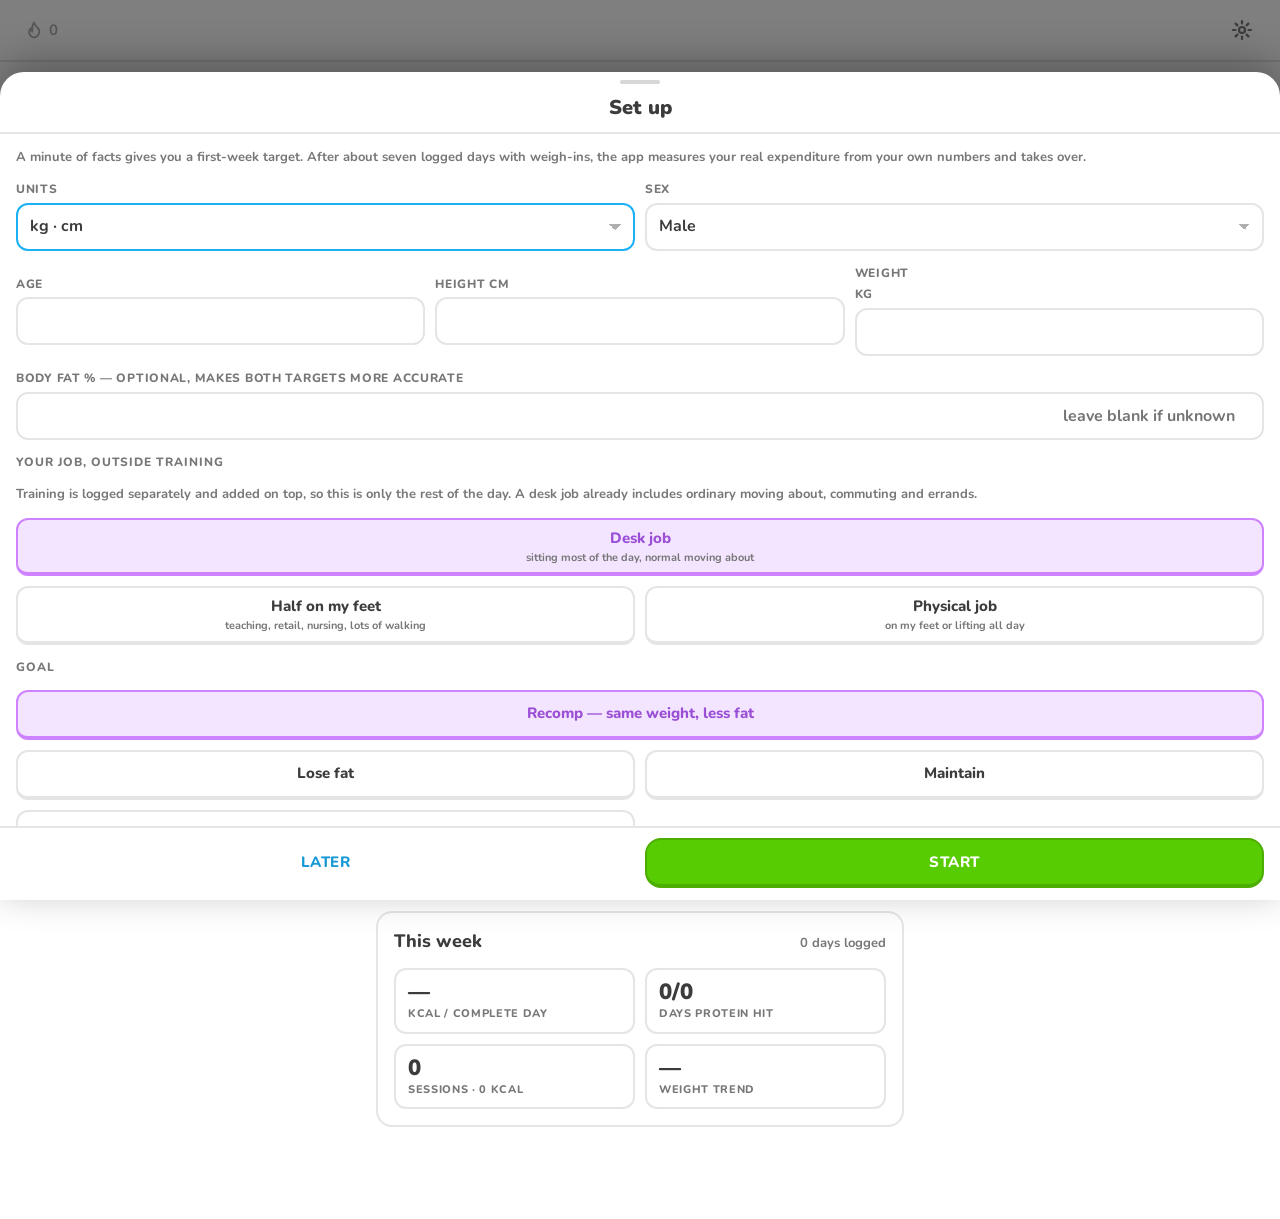
<file: docs/index.html>
<!doctype html>
<html lang="en">
<head>
<meta charset="utf-8">
<meta name="viewport" content="width=device-width, initial-scale=1, maximum-scale=1, user-scalable=no, viewport-fit=cover, interactive-widget=resizes-content">
<meta name="theme-color" content="#FFFFFF" media="(prefers-color-scheme: light)">
<meta name="theme-color" content="#131F24" media="(prefers-color-scheme: dark)">
<title>Recomp</title>
<link rel="manifest" href="manifest.webmanifest">
<link rel="icon" href="icon.svg" type="image/svg+xml">
<link rel="preconnect" href="https://fonts.googleapis.com">
<link rel="preconnect" href="https://fonts.gstatic.com" crossorigin>
<link rel="stylesheet" href="https://fonts.googleapis.com/css2?family=Nunito:wght@700;800;900&display=swap">
<link rel="stylesheet" href="css/style.css">
</head>
<body>

<!-- icon sprite: one stroke style everywhere, no emoji (they render differently on every phone) -->
<svg width="0" height="0" style="position:absolute" aria-hidden="true">
  <defs>
    <symbol id="i-home" viewBox="0 0 24 24"><path d="M3 11.5 12 4l9 7.5"/><path d="M5.5 10v10h13V10"/><path d="M10 20v-6h4v6"/></symbol>
    <symbol id="i-chart" viewBox="0 0 24 24"><path d="M4 19h16"/><path d="M6 15l4-5 4 3 5-7"/></symbol>
    <symbol id="i-meal" viewBox="0 0 24 24"><path d="M4 12h16"/><path d="M5 12a7 7 0 0 1 14 0"/><path d="M3 16h18"/><path d="M12 5V3"/></symbol>
    <symbol id="i-shake" viewBox="0 0 24 24"><path d="M7 4h10l-1.2 15a2 2 0 0 1-2 1.8H10.2a2 2 0 0 1-2-1.8Z"/><path d="M8 10h8"/><path d="M13 4l2-2"/></symbol>
    <symbol id="i-lift" viewBox="0 0 24 24"><path d="M3 10v4"/><path d="M6 8v8"/><path d="M9 6v12"/><path d="M15 6v12"/><path d="M18 8v8"/><path d="M21 10v4"/><path d="M9 12h6"/></symbol>
    <symbol id="i-camera" viewBox="0 0 24 24"><path d="M4 8h3l2-3h6l2 3h3v11H4Z"/><circle cx="12" cy="13" r="3.5"/></symbol>
    <symbol id="i-image" viewBox="0 0 24 24"><rect x="4" y="5" width="16" height="14" rx="2"/><path d="m4 16 5-5 4 4 3-3 4 4"/><circle cx="15.5" cy="9.5" r="1.5"/></symbol>
    <symbol id="i-tag" viewBox="0 0 24 24"><path d="M3 12V4h8l9 9-8 8Z"/><circle cx="7.5" cy="8.5" r="1.5"/></symbol>
    <symbol id="i-flame" viewBox="0 0 24 24"><path d="M12 3s1 3 4 6 3 6 1 9-6 4-9 1-2-7 0-9c0 3 2 4 2 4s-1-6 2-11Z"/></symbol>
    <symbol id="i-scale" viewBox="0 0 24 24"><rect x="4" y="4" width="16" height="16" rx="3"/><path d="M8 10a5 5 0 0 1 8 0"/><path d="m12 12 2-2"/></symbol>
    <symbol id="i-gear" viewBox="0 0 24 24"><circle cx="12" cy="12" r="3"/><path d="M12 3v2.5M12 18.5V21M3 12h2.5M18.5 12H21M5.6 5.6l1.8 1.8M16.6 16.6l1.8 1.8M5.6 18.4l1.8-1.8M16.6 7.4l1.8-1.8"/></symbol>
    <symbol id="i-left" viewBox="0 0 24 24"><path d="m14 6-6 6 6 6"/></symbol>
    <symbol id="i-right" viewBox="0 0 24 24"><path d="m10 6 6 6-6 6"/></symbol>
    <symbol id="i-check" viewBox="0 0 24 24"><path d="m5 12.5 4.5 4.5L19 7"/></symbol>
    <symbol id="i-close" viewBox="0 0 24 24"><path d="M6 6l12 12M18 6 6 18"/></symbol>
    <symbol id="i-plus" viewBox="0 0 24 24"><path d="M12 5v14M5 12h14"/></symbol>
    <symbol id="i-clock" viewBox="0 0 24 24"><circle cx="12" cy="12" r="8.5"/><path d="M12 7.5V12l3 2"/></symbol>
    <symbol id="i-bolt" viewBox="0 0 24 24"><path d="M13 3 5 13h6l-1 8 9-11h-6Z"/></symbol>
    <symbol id="i-scan" viewBox="0 0 24 24"><path d="M4 8V5h3M17 5h3v3M20 16v3h-3M7 19H4v-3"/><path d="M8 9v6M11 9v6M13.5 9v6M16 9v6"/></symbol>
    <symbol id="i-share" viewBox="0 0 24 24"><path d="M12 15V4"/><path d="m8 8 4-4 4 4"/><path d="M5 13v6h14v-6"/></symbol>
  </defs>
</svg>

<!-- ============================================================ TOP STRIP -->
<header class="top">
  <button class="stat streak" id="streak" aria-label="Logging streak"><svg><use href="#i-flame"/></svg><b>0</b></button>
  <button class="stat weight" id="weight-chip" hidden><svg><use href="#i-scale"/></svg><b>—</b><small></small></button>
  <span class="grow"></span>
  <button class="icon" id="btn-settings" aria-label="Settings"><svg><use href="#i-gear"/></svg></button>
</header>

<!-- ============================================================ TODAY -->
<main id="view-today" class="view">

  <section class="daybar">
    <button class="icon round" id="day-prev" aria-label="Previous day"><svg><use href="#i-left"/></svg></button>
    <button class="daylabel" id="day-label"><b>Today</b><small id="day-sub"></small></button>
    <button class="icon round" id="day-next" aria-label="Next day"><svg><use href="#i-right"/></svg></button>
  </section>

  <section class="card status" id="status">
    <div class="verdict" id="verdict"></div>
    <div class="meter">
      <div class="meter-head"><span class="label">Protein</span><span class="val"><b id="p-val">0</b> / <span id="p-range">—</span> g</span></div>
      <div class="bar green"><div class="fill" id="p-fill"></div><div class="tick" id="p-floor"></div><div class="tick" id="p-ceil"></div></div>
      <div class="meter-foot" id="p-foot"></div>
    </div>
    <div class="meter">
      <div class="meter-head"><span class="label">Calories</span><span class="val"><b id="k-val">0</b> / <span id="k-range">—</span></span></div>
      <div class="bar blue"><div class="band" id="k-band"></div><div class="fill" id="k-fill"></div></div>
      <div class="meter-foot" id="k-foot"></div>
    </div>
    <ul class="goals" id="goals"></ul>
  </section>

  <p class="callout warn" id="sync-warn" hidden></p>
  <p class="callout" id="est-hint" hidden>Photo estimates need a free Gemini key: <a href="https://aistudio.google.com/apikey" target="_blank" rel="noopener">aistudio.google.com → Get API key</a>, then Settings.</p>

  <section class="card">
    <div class="card-head"><h2>Log</h2><span class="muted" id="log-count"></span></div>
    <ul class="log" id="log"></ul>
    <p class="note" id="log-hint">Tap an entry to edit it, log it again or remove it.</p>
  </section>

  <section class="card" id="week"></section>
</main>

<!-- ============================================================ TREND -->
<main id="view-trend" class="view" hidden>
  <section class="card">
    <div class="card-head"><h2>Weight</h2><span class="muted" id="trend-latest"></span></div>
    <canvas id="chart" height="200"></canvas>
    <p class="note" id="chart-note"></p>
  </section>
  <section class="card" id="bf-block" hidden>
    <div class="card-head"><h2>Body fat</h2><span class="muted" id="bf-latest"></span></div>
    <canvas id="bfchart" height="140"></canvas>
    <p class="note" id="bf-note"></p>
  </section>
  <section class="card" id="expenditure"></section>
  <section class="card" id="lifts" hidden></section>
  <section class="card">
    <div class="card-head"><h2>Scale</h2><span class="muted" id="backup-state"></span></div>
    <p class="note" id="body-fresh"></p>
    <div class="row gap wrap">
      <button class="btn" id="btn-pull">Fetch scale now</button>
      <button class="btn" id="btn-fixall" hidden>Value ? rows with AI</button>
    </div>
    <p class="note mono" id="data-msg"></p>
    <details>
      <summary>Weigh in by hand</summary>
      <div class="row gap top">
        <label class="lbl"><span id="bw-unit">kg</span> <input class="num" id="bw-kg" type="number" min="30" max="200" step="0.05" inputmode="decimal"></label>
        <label class="lbl">body fat % <input class="num" id="bw-bf" type="number" min="3" max="60" step="0.1" inputmode="decimal"></label>
        <button class="btn" id="bw-log">Log</button>
      </div>
      <p class="note">Renpho readings arrive on their own. Use this only when the scale isn't synced.</p>
    </details>
    <details>
      <summary>Backups</summary>
      <p class="note top">With a GitHub repo set, backups happen on their own after every change. Without one, <b>Save a copy</b> sends the full backup to Drive, WhatsApp or a file — do it now and then; the CSV opens in any spreadsheet.</p>
      <div class="row gap wrap">
        <button class="btn" id="btn-backup">Back up now</button>
        <button class="btn" id="btn-restore">Restore from GitHub</button>
        <button class="btn" id="btn-export"><svg><use href="#i-share"/></svg>Save a copy</button>
        <button class="btn" id="btn-csv">Export CSV</button>
        <label class="btn filebtn"><input type="file" id="import-file" accept="application/json" hidden>Import file</label>
      </div>
    </details>
  </section>
</main>

<!-- ============================================================ BOTTOM NAV -->
<nav class="nav" id="actionbar">
  <button class="tab is-on" data-tab="today"><svg><use href="#i-home"/></svg><span>Today</span></button>
  <button class="tab" data-tab="trend"><svg><use href="#i-chart"/></svg><span>Trend</span></button>
  <button class="act green" data-sheet="meal"><svg><use href="#i-meal"/></svg><span>Meal</span></button>
  <button class="act blue" data-sheet="shake"><svg><use href="#i-shake"/></svg><span>Shake</span></button>
  <button class="act purple" data-sheet="workout"><svg><use href="#i-lift"/></svg><span>Workout</span></button>
</nav>

<!-- ============================================================ MEAL SHEET -->
<dialog class="sheet" id="sheet-meal">
  <div class="sheet-head"><span class="grip"></span><h2>Meal</h2><button class="icon close" data-close aria-label="Close"><svg><use href="#i-close"/></svg></button></div>
  <div class="sheet-body">
    <p class="callout" id="est-fixing" hidden></p>
    <div id="recent-wrap">
      <div class="card-head"><h3>Regulars</h3><span class="muted">one tap · eaten 3+ times</span></div>
      <div class="chips" id="recent"></div>
    </div>
    <!-- no capture attribute: the phone's own chooser offers Camera and Gallery, for both -->
    <div class="photo-row two">
      <label class="btn tile"><input type="file" id="est-photo" accept="image/*" multiple hidden><svg><use href="#i-camera"/></svg>Photo of food<span class="badge" id="est-photo-n"></span></label>
      <label class="btn tile"><input type="file" id="est-label" accept="image/*" multiple hidden><svg><use href="#i-scan"/></svg>Scan packages</label>
    </div>
    <div class="thumbs" id="est-thumbs"></div>
    <div class="items-list" id="items"></div>
    <textarea id="est-text" class="text" rows="3" placeholder="What is it, where from, what you shared or skipped — “ayam penyet from Amigos, didn't finish the rice”"></textarea>
    <div class="chips" id="recall"></div>
    <div class="share-row">
      <span class="label">My share</span>
      <div class="seg" id="est-share" role="radiogroup" aria-label="My share">
        <button data-v="1" class="on">All</button><button data-v="0.5">½</button><button data-v="0.33">⅓</button><button data-v="0.25">¼</button>
      </div>
    </div>
    <p class="status" id="est-status"></p>
    <div id="est-result" hidden></div>
    <details>
      <summary>Type it in instead</summary>
      <form id="manual" class="form top">
        <input class="text" name="label" placeholder="What was it" required>
        <div class="row gap">
          <label class="lbl">kcal <input class="num" name="kcal" type="number" min="0" step="any" required inputmode="decimal"></label>
          <label class="lbl">protein g <input class="num" name="protein_g" type="number" min="0" step="any" required inputmode="decimal"></label>
        </div>
        <button class="btn" type="submit">Add</button>
      </form>
    </details>
  </div>
  <div class="sheet-foot" id="meal-foot"><button class="btn primary block" id="est-go">Estimate</button></div>
</dialog>

<!-- ============================================================ SHAKE SHEET -->
<dialog class="sheet" id="sheet-shake">
  <div class="sheet-head"><span class="grip"></span><h2>Shake</h2><button class="icon close" data-close aria-label="Close"><svg><use href="#i-close"/></svg></button></div>
  <div class="sheet-body">
    <div class="hero blue"><b id="shake-result">—</b><small>exact from the labels</small></div>
    <div class="row gap">
      <label class="lbl">whey g <input class="num" id="whey" type="number" min="0" max="200" step="1" value="44" inputmode="decimal"></label>
      <label class="lbl">milk ml <input class="num" id="milk" type="number" min="0" max="1000" step="1" value="250" inputmode="decimal"></label>
      <label class="lbl">creatine g <input class="num" id="creatine" type="number" min="0" max="20" step="1" value="6" inputmode="decimal"></label>
    </div>
    <div class="row gap">
      <label class="lbl">whey <select id="whey-id" class="select" aria-label="Whey"></select></label>
      <label class="lbl">milk <select id="milk-id" class="select" aria-label="Milk"></select></label>
    </div>
    <button class="btn ghost" id="btn-product"><svg><use href="#i-plus"/></svg>New tub or carton</button>
  </div>
  <div class="sheet-foot"><button class="btn primary blue block" id="btn-shake">Add shake</button></div>
</dialog>

<!-- ============================================================ WORKOUT SHEET -->
<dialog class="sheet" id="sheet-workout">
  <div class="sheet-head"><span class="grip"></span><h2>Workout</h2><button class="icon close" data-close aria-label="Close"><svg><use href="#i-close"/></svg></button></div>
  <div class="sheet-body">
    <div class="options" id="wo-kinds"></div>
    <div id="wo-cardio" class="stack">
      <div class="row gap">
        <label class="lbl">minutes <input class="num" id="wo-min" type="number" min="0" step="1" inputmode="decimal"></label>
        <label class="lbl">km <input class="num" id="wo-km" type="number" min="0" step="0.01" inputmode="decimal"></label>
        <label class="lbl">kcal <input class="num" id="wo-kcal" type="number" min="0" step="1" inputmode="decimal" placeholder="if shown"></label>
      </div>
      <div class="row gap">
        <label class="btn filebtn"><input type="file" id="wo-shot" accept="image/*" hidden><svg><use href="#i-image"/></svg>From screenshot</label>
        <span class="status" id="wo-shot-status"></span>
      </div>

    </div>
    <div id="wo-strength" class="stack" hidden>
      <div class="card-head"><span class="label">This session</span><span class="muted" id="wo-count"></span></div>
      <div id="wo-sets" class="sets"></div>
      <details class="paste">
        <summary>Paste or type a whole session</summary>
        <textarea class="text" id="wo-paste" rows="7" placeholder="Push-ups: 3 x 15&#10;Walking lunges: 3 x 10 per leg&#10;Side planks: 3 x 30 sec per side&#10;Calf work with 10kg vest:&#10;Seated calf raise: 3 x 20"></textarea>
        <div class="row gap top"><button class="btn" type="button" id="wo-parse">Read it</button><p class="note grow" id="wo-parse-note"></p></div>
      </details>
      <label class="lbl">exercise <input class="text" id="wo-exercise" list="wo-ex-list" placeholder="e.g. Push-ups, Back squat, Side plank" autocomplete="off"></label>
      <datalist id="wo-ex-list"></datalist>
      <div class="row gap bottom">
        <label class="lbl">sets <input class="num" id="wo-n" type="number" min="1" max="20" step="1" value="3" inputmode="numeric"></label>
        <label class="lbl">reps <input class="num" id="wo-r" type="text" placeholder="15" autocomplete="off"></label>
        <label class="lbl">kg <input class="num" id="wo-w" type="number" min="0" step="0.5" placeholder="body" inputmode="decimal"></label>
      </div>
      <button class="btn block" type="button" id="wo-addset"><svg><use href="#i-plus"/></svg>Add sets</button>
      <label class="lbl">minutes, if you timed it <input class="num" id="wo-smin" type="number" min="1" step="1" placeholder="worked out from your sets" inputmode="numeric"></label>
      <p class="note">Reps can be <b>15</b>, <b>30s</b> for a hold, or <b>10/side</b>. Leave kg blank for bodyweight; a vest or dumbbell is the kg. Calisthenics, weights and core all go here; the burn is worked out from your sets below.</p>
    </div>
    <div class="share-row"><span class="label">Effort</span><div class="seg" id="wo-effort"><button type="button" data-v="easy">Easy</button><button type="button" data-v="moderate" class="on">Moderate</button><button type="button" data-v="hard">Hard</button></div></div>
    <p class="note" id="wo-est"></p>
    <input class="text" id="wo-note" placeholder="note (optional) — “testing week”, “white scale”">
  </div>
  <div class="sheet-foot"><button class="btn primary purple block" id="wo-log">Log workout</button></div>
</dialog>

<!-- ============================================================ ROW SHEET -->
<dialog class="sheet" id="sheet-row">
  <div class="sheet-head"><span class="grip"></span><h2 id="row-title">Entry</h2><button class="icon close" data-close aria-label="Close"><svg><use href="#i-close"/></svg></button></div>
  <div class="sheet-body" id="row-body"></div>
</dialog>

<!-- ============================================================ PRODUCT -->
<dialog class="modal" id="product">
  <form method="dialog" class="form" id="product-form">
    <h2>New tub or carton</h2>
    <div class="row gap">
      <label class="btn filebtn"><input type="file" id="prod-label" accept="image/*" hidden><svg><use href="#i-scan"/></svg>Scan barcode or label</label>
      <span class="status" id="prod-status"></span>
    </div>
    <p class="note">Or type it: milks per 100 ml; whey per gram of powder — 25 g protein in a 32 g scoop is 0.78 per g.</p>
    <div class="row gap">
      <label class="lbl">kind <select class="select" name="kind" id="product-kind"><option value="milk">Milk</option><option value="whey">Whey</option></select></label>
      <label class="lbl grow">label <input class="text" name="label" placeholder="e.g. Meiji Fit, Optimum Gold Standard" required></label>
    </div>
    <div class="row gap">
      <label class="lbl">kcal <span id="product-per">/100ml</span> <input class="num" name="kcal" type="number" min="0" step="0.01" required inputmode="decimal"></label>
      <label class="lbl">protein g <span id="product-per2">/100ml</span> <input class="num" name="protein_g" type="number" min="0" step="0.001" required inputmode="decimal"></label>
    </div>
    <label class="check"><input type="checkbox" name="make_default" checked> make it the default</label>
    <div class="row gap end"><button class="btn ghost" value="cancel" formnovalidate>Cancel</button><button class="btn primary" value="save">Save</button></div>
  </form>
</dialog>

<!-- ============================================================ SETTINGS -->
<dialog class="sheet" id="settings">
  <form method="dialog" id="settings-form">
    <div class="sheet-head"><span class="grip"></span><h2>Settings</h2><button class="icon close" value="cancel" formnovalidate aria-label="Close"><svg><use href="#i-close"/></svg></button></div>
    <div class="sheet-body">
      <div class="grid2" id="settings-fields"></div>
      <p class="note">All three keys are free and stay on this phone (never in backups). <b>Gemini</b> does the estimates. <b>OpenRouter</b> is a second, independent AI that answers when every Gemini model is down — sign up at <a href="https://openrouter.ai/keys" target="_blank" rel="noopener">openrouter.ai/keys</a>, 50 free requests a day. <b>Tavily</b> searches the web when you name a place — its menu, published nutrition, and other people's calorie counts — at <a href="https://app.tavily.com" target="_blank" rel="noopener">app.tavily.com</a>, 1,000 free searches a month.</p>
      <div class="card-head"><h3>Workout kinds</h3><span class="muted">default kcal when none is given</span></div>
      <div id="kinds-editor" class="stack"></div>
      <button class="btn ghost" type="button" id="btn-addkind"><svg><use href="#i-plus"/></svg>Add a workout kind</button>
      <div class="row gap wrap"><button class="btn" type="button" id="btn-setup">Redo setup</button><button class="btn danger" type="button" id="btn-wipe">Delete everything</button></div>
      <details><summary>About this app</summary>
        <p class="note top">No account, no ads, no subscription, no notifications, nothing to unlock. Your data lives on this phone (and in your own GitHub repo if you set one). Export it any time as a file or CSV, or delete all of it with one button — nothing is kept anywhere else. Photo estimates use your own free Gemini key; barcodes use Open Food Facts, an open database that needs no key.</p>
      </details>
    </div>
    <div class="sheet-foot"><button class="btn primary block" value="save">Save</button></div>
  </form>
</dialog>

<!-- ============================================================ SETUP (first run) -->
<dialog class="sheet" id="setup">
  <form id="setup-form">
    <div class="sheet-head"><span class="grip"></span><h2>Set up</h2></div>
    <div class="sheet-body">
      <p class="note">A minute of facts gives you a first-week target. After about seven logged days with weigh-ins, the app measures your real expenditure from your own numbers and takes over.</p>
      <div class="row gap">
        <label class="lbl">units <select class="select" name="units"><option value="kg">kg · cm</option><option value="lb">lb · cm</option></select></label>
        <label class="lbl">sex <select class="select" name="sex"><option value="male">Male</option><option value="female">Female</option></select></label>
      </div>
      <div class="row gap">
        <label class="lbl">age <input class="num" name="age" type="number" min="14" max="100" step="1" required inputmode="numeric"></label>
        <label class="lbl">height cm <input class="num" name="height_cm" type="number" min="120" max="230" step="1" required inputmode="numeric"></label>
        <label class="lbl">weight <span id="setup-unit">kg</span> <input class="num" name="weight" type="number" min="30" max="500" step="0.1" required inputmode="decimal"></label>
      </div>
      <label class="lbl">body fat % — optional, makes both targets more accurate <input class="num" name="bodyfat" type="number" min="3" max="60" step="0.1" inputmode="decimal" placeholder="leave blank if unknown"></label>
      <span class="label">Your job, outside training</span>
      <p class="note">Training is logged separately and added on top, so this is only the rest of the day. A desk job already includes ordinary moving about, commuting and errands.</p>
      <div class="options" id="setup-activity">
        <button type="button" class="opt on" data-v="desk">Desk job<small>sitting most of the day, normal moving about</small></button>
        <button type="button" class="opt" data-v="mixed">Half on my feet<small>teaching, retail, nursing, lots of walking</small></button>
        <button type="button" class="opt" data-v="feet">Physical job<small>on my feet or lifting all day</small></button>
      </div>
      <span class="label">Goal</span>
      <div class="options" id="setup-goal">
        <button type="button" class="opt on" data-v="recomp">Recomp — same weight, less fat</button>
        <button type="button" class="opt" data-v="cut">Lose fat</button>
        <button type="button" class="opt" data-v="maintain">Maintain</button>
        <button type="button" class="opt" data-v="gain">Gain</button>
      </div>
      <label class="lbl wide">Gemini API key — free, optional, for photo estimates <input class="num" name="gemini_key" type="password" autocomplete="off" placeholder="paste it here or add it later in Settings"></label>
      <p class="note">Get one at <a href="https://aistudio.google.com/apikey" target="_blank" rel="noopener">aistudio.google.com → Get API key</a>. Without it, barcodes, regulars, shakes and typed entries still work.</p>
      <p class="note" id="setup-preview"></p>
    </div>
    <div class="sheet-foot"><button class="btn ghost" type="button" id="setup-skip">Later</button><button class="btn" type="button" id="setup-keep" hidden>Keep mine</button><button class="btn primary" type="submit" id="setup-go">Start</button></div>
  </form>
</dialog>

<div class="toast" id="toast" hidden></div>
<script type="module" src="js/app.js"></script>
</body>
</html>
</file>
<file: docs/css/style.css>
/* Recomp — visual system.
   Duolingo's language: one heavy rounded face, flat saturated colour on a plain ground, 2 px borders,
   chunky buttons that press down (4 px bottom edge), thick rounded progress bars, tinted option cards,
   a bottom nav with big icons. Colour carries meaning: green = protein / done, blue = calories,
   purple = training, orange = attention / streak, red = over. 4 px spacing grid, 16 px gutters. */

:root{
  color-scheme:light;
  --bg:#FFFFFF; --card:#FFFFFF; --sunken:#F7F7F7; --line:#E5E5E5; --line-2:#D7D7D7;
  --ink:#3C3C3C; --muted:#777777; --faint:#AFAFAF;
  --green:#58CC02; --green-d:#4CAD02; --green-bg:#E5F8D4; --green-ink:#3F9A00;
  --blue:#1CB0F6;  --blue-d:#1899D6;  --blue-bg:#DDF4FF;  --blue-ink:#1899D6;
  --purple:#CE82FF; --purple-d:#B06BE0; --purple-bg:#F3E5FF; --purple-ink:#9A4FD6;
  --orange:#FF9600; --orange-d:#E08600; --orange-bg:#FFF0D6; --orange-ink:#D97B00;
  --red:#FF4B4B;   --red-d:#EA2B2B;    --red-bg:#FFE0E0;   --red-ink:#D93636;
  --yellow:#FFC800;
  --font:"Nunito","Segoe UI",Roboto,system-ui,sans-serif;
  --r:16px; --r-s:12px;
}
@media (prefers-color-scheme:dark){
  :root{
    color-scheme:dark;
    --bg:#131F24; --card:#131F24; --sunken:#1B2A31; --line:#37464F; --line-2:#3F505A;
    --ink:#F1F7FB; --muted:#A9B8C0; --faint:#52656D;
    --green-bg:#1F3A12; --green-ink:#7BD82E;
    --blue-bg:#0F2C3F;  --blue-ink:#49C0F8;
    --purple-bg:#2A1F3A; --purple-ink:#D69CFF;
    --orange-bg:#3A2A0F; --orange-ink:#FFAB33;
    --red-bg:#3A1717;   --red-ink:#FF6B6B;
  }
}

/* ---------------------------------------------------------------- base */
*{box-sizing:border-box}
html{-webkit-text-size-adjust:100%;height:100%}
body{
  margin:0; background:var(--bg); color:var(--ink);
  font-family:var(--font); font-weight:700; font-size:16px; line-height:1.4;
  font-variant-numeric:tabular-nums; -webkit-font-smoothing:antialiased;
  padding-bottom:calc(92px + env(safe-area-inset-bottom));
  overscroll-behavior-y:none;
}
h1,h2,h3,p{margin:0}
h2{font-size:18px;font-weight:800}
h3{font-size:15px;font-weight:800}
button{font:inherit;color:inherit;background:none;border:0;padding:0;cursor:pointer;-webkit-tap-highlight-color:transparent;touch-action:manipulation}
input,select,textarea{font:inherit;color:inherit;-webkit-tap-highlight-color:transparent}
svg{width:24px;height:24px;fill:none;stroke:currentColor;stroke-width:2.2;stroke-linecap:round;stroke-linejoin:round;flex:none}
[hidden]{display:none!important}
a{color:var(--blue-ink)}
.grow{flex:1}
.muted{color:var(--muted);font-size:13px;font-weight:700}
.note{font-size:13px;color:var(--muted);line-height:1.45}
.note.mono{font-variant-numeric:tabular-nums}
.status{font-size:13px;color:var(--muted);min-height:1.4em}
.status:empty{display:none}
.label{font-size:12px;font-weight:800;letter-spacing:.08em;text-transform:uppercase;color:var(--muted)}
.row{display:flex;align-items:center}
.row.gap{gap:10px}
.row.wrap{flex-wrap:wrap}
.row.end{justify-content:flex-end}
.row.top{margin-top:10px}
.row.bottom{align-items:flex-end}
.top.note{margin-top:8px}
.stack{display:flex;flex-direction:column;gap:12px}
:focus-visible{outline:3px solid var(--blue);outline-offset:2px}
@media (prefers-reduced-motion:reduce){*{animation:none!important;transition:none!important}}

/* ---------------------------------------------------------------- top strip */
.top{
  position:sticky; top:0; z-index:5; background:var(--bg);
  display:flex; align-items:center; gap:8px;
  padding:calc(8px + env(safe-area-inset-top)) 16px 8px; border-bottom:2px solid var(--line);
}
.stat{display:inline-flex;align-items:center;gap:5px;padding:6px 8px;border-radius:12px;font-weight:900;font-size:15px;color:var(--faint);white-space:nowrap;min-width:0}
.stat svg{width:20px;height:20px}
.stat small{font-size:12px;font-weight:800;color:var(--muted)}
.stat.weight{overflow:hidden;text-overflow:ellipsis}
.stat.streak.on{color:var(--orange)} .stat.streak.on svg{fill:var(--orange);stroke:var(--orange)}
.stat.weight{color:var(--ink)} .stat.weight svg{color:var(--blue)}
.stat.weight.oob{color:var(--red-ink)}
.stat:active{background:var(--sunken)}
.icon{width:44px;height:44px;border-radius:12px;display:grid;place-items:center;color:var(--muted)}
.icon.round{border-radius:50%;border:2px solid var(--line);border-bottom-width:4px}
.icon.round:active{transform:translateY(2px);border-bottom-width:2px}
.icon:active{background:var(--sunken)}
.icon:disabled{opacity:.35}

/* ---------------------------------------------------------------- page */
.view{padding:12px 16px 0;display:flex;flex-direction:column;gap:16px;max-width:560px;margin:0 auto}
.card{background:var(--card);border:2px solid var(--line);border-radius:var(--r);padding:16px;display:flex;flex-direction:column;gap:14px}
.card-head{display:flex;align-items:baseline;justify-content:space-between;gap:12px}
.callout{border:2px solid var(--line);border-radius:var(--r-s);padding:12px 14px;font-size:14px;color:var(--muted);line-height:1.45}
.callout.warn{border-color:var(--red);background:var(--red-bg);color:var(--red-ink)}
details>summary{list-style:none;cursor:pointer;display:flex;align-items:center;justify-content:space-between;font-weight:800;font-size:15px;padding:6px 0;color:var(--ink)}
details>summary::-webkit-details-marker{display:none}
details>summary::after{content:"";width:9px;height:9px;border-right:2.5px solid var(--faint);border-bottom:2.5px solid var(--faint);transform:rotate(45deg);margin-right:6px;transition:transform .15s}
details[open]>summary::after{transform:rotate(-135deg)}

/* ---------------------------------------------------------------- day bar */
.daybar{display:grid;grid-template-columns:44px 1fr 44px;align-items:center;gap:8px}
.daylabel{display:flex;flex-direction:column;align-items:center;gap:1px;padding:4px 0}
.daylabel b{font-size:22px;font-weight:900;letter-spacing:-.01em;line-height:1.1}
.daylabel small{font-size:13px;color:var(--muted);font-weight:700}

/* ---------------------------------------------------------------- status card */
.verdict{display:flex;gap:12px;align-items:flex-start;padding:12px 14px;border-radius:var(--r-s);border:2px solid var(--line);background:var(--sunken)}
.verdict .lamp{width:14px;height:14px;border-radius:50%;margin-top:5px;flex:none;background:var(--faint)}
.verdict b{display:block;font-size:17px;font-weight:900;line-height:1.2}
.verdict small{display:block;font-size:13px;color:var(--muted);margin-top:3px;line-height:1.4}
.verdict.ok{border-color:var(--green);background:var(--green-bg)} .verdict.ok .lamp{background:var(--green)} .verdict.ok b{color:var(--green-ink)}
.verdict.warn{border-color:var(--orange);background:var(--orange-bg)} .verdict.warn .lamp{background:var(--orange)} .verdict.warn b{color:var(--orange-ink)}
.verdict.crit{border-color:var(--red);background:var(--red-bg)} .verdict.crit .lamp{background:var(--red)} .verdict.crit b{color:var(--red-ink)}
.verdict.pop{animation:pop .35s cubic-bezier(.2,.8,.2,1)}
@keyframes pop{0%{transform:scale(.96)}60%{transform:scale(1.02)}100%{transform:scale(1)}}

.meter{display:flex;flex-direction:column;gap:8px}
.meter-head{display:flex;justify-content:space-between;align-items:baseline}
.meter-head .val{font-size:15px;font-weight:800;color:var(--muted)}
.meter-head .val b{font-size:20px;font-weight:900;color:var(--ink)}
.bar{position:relative;height:18px;background:var(--line);border-radius:9px;overflow:hidden}
.fill{position:absolute;inset:0 auto 0 0;width:0;border-radius:9px;background:var(--green);transition:width .45s cubic-bezier(.2,.8,.2,1)}
.fill::after{content:"";position:absolute;left:8px;right:8px;top:4px;height:4px;border-radius:2px;background:rgba(255,255,255,.28)}
.bar.blue .fill{background:var(--blue)}
/* state colours: protein short = attention, over the ceiling is still done; calories over = red */
.bar .fill.short{background:var(--orange)} .bar .fill.hit,.bar .fill.in{background:var(--green)} .bar .fill.under{background:var(--blue)}
.bar.green .fill.over{background:var(--green)} .bar.blue .fill.over{background:var(--orange)}   /* over is attention, never a red screen: the week average is the number that matters */
.tick{position:absolute;top:0;bottom:0;width:3px;background:var(--ink);opacity:.35;border-radius:2px}
.band{position:absolute;top:0;bottom:0;background:var(--green);opacity:.28}
.meter-foot{font-size:12px;color:var(--muted);line-height:1.4}

.goals{list-style:none;margin:0;padding:0;display:grid;grid-template-columns:1fr 1fr;gap:8px}
.goals li{display:flex;align-items:center;gap:8px;padding:8px 10px;border:2px solid var(--line);border-radius:var(--r-s);font-size:13px;font-weight:800;color:var(--muted)}
.goals li .box{width:22px;height:22px;border-radius:50%;border:2px solid var(--line-2);display:grid;place-items:center;flex:none;color:#fff}
.goals li .box svg{width:14px;height:14px;stroke-width:3}
.goals li.done{border-color:var(--green);background:var(--green-bg);color:var(--green-ink)}
.goals li.done .box{background:var(--green);border-color:var(--green)}
.goals li.opt{opacity:.7}

/* ---------------------------------------------------------------- log */
.log{list-style:none;margin:0;padding:0;display:flex;flex-direction:column}
.log li{display:grid;grid-template-columns:42px 1fr auto;gap:12px;align-items:center;padding:11px 0;border-top:2px solid var(--line);cursor:pointer}
.log li:first-child{border-top:0;padding-top:2px}
.log li:active{background:var(--sunken);margin:0 -16px;padding-left:16px;padding-right:16px}
.log .ic{width:42px;height:42px;border-radius:50%;display:grid;place-items:center;background:var(--green-bg);color:var(--green-ink)}
.log .ic svg{width:22px;height:22px}
.log li.shake .ic{background:var(--blue-bg);color:var(--blue-ink)}
.log li.workout .ic{background:var(--purple-bg);color:var(--purple-ink)}
.log li.pending .ic{background:var(--orange-bg);color:var(--orange-ink)}
.log .l{min-width:0}
.log .l b{display:block;font-size:15px;font-weight:800;overflow:hidden;text-overflow:ellipsis;white-space:nowrap;line-height:1.25}
.log .l small{display:block;font-size:12px;color:var(--muted);overflow:hidden;text-overflow:ellipsis;white-space:nowrap}
.log .n{text-align:right;line-height:1.2}
.log .n b{display:block;font-size:15px;font-weight:900;color:var(--green-ink)}
.log .n small{display:block;font-size:12px;color:var(--muted);font-weight:800}
.log li.workout .n b{color:var(--purple-ink)}
.log li.pending .n b{color:var(--orange-ink)}
.log .empty{color:var(--faint);font-size:14px;padding:14px 0;text-align:center;cursor:default}
#log-hint{display:none}
.log:has(li:not(.empty)) + #log-hint{display:block}

/* ---------------------------------------------------------------- week */
.week{display:grid;grid-template-columns:1fr 1fr;gap:10px}
.week .stat-tile{display:flex;flex-direction:column;gap:2px;border:2px solid var(--line);border-radius:var(--r-s);padding:10px 12px}
.week .stat-tile b{font-size:22px;font-weight:900;letter-spacing:-.01em;line-height:1.1}
.week .stat-tile span{font-size:11px;font-weight:800;letter-spacing:.06em;text-transform:uppercase;color:var(--muted)}

/* ---------------------------------------------------------------- bottom nav */
.nav{
  position:fixed; left:0; right:0; bottom:0; z-index:6;
  display:grid; grid-template-columns:repeat(5,1fr); gap:4px;
  background:var(--bg); border-top:2px solid var(--line);
  padding:8px 10px calc(8px + env(safe-area-inset-bottom));
}
.nav button{display:flex;flex-direction:column;align-items:center;gap:3px;padding:6px 2px;border-radius:12px;border:2px solid transparent;font-size:11px;font-weight:800;letter-spacing:.04em;text-transform:uppercase;color:var(--muted)}
.nav button svg{width:26px;height:26px}
.nav button:active{background:var(--sunken)}
.nav .tab.is-on{background:var(--blue-bg);border-color:var(--blue);color:var(--blue-ink)}
.nav .act.green svg{color:var(--green)} .nav .act.blue svg{color:var(--blue)} .nav .act.purple svg{color:var(--purple)}
.nav .act.green:active{background:var(--green-bg)} .nav .act.blue:active{background:var(--blue-bg)} .nav .act.purple:active{background:var(--purple-bg)}

/* ---------------------------------------------------------------- buttons */
.btn{
  display:inline-flex; align-items:center; justify-content:center; gap:8px;
  min-height:50px; padding:0 18px; border-radius:var(--r);
  border:2px solid var(--line); border-bottom-width:4px; background:var(--card);
  font-size:15px; font-weight:800; letter-spacing:.06em; text-transform:uppercase; color:var(--blue-ink);
  transition:transform .06s, border-bottom-width .06s, background .15s; user-select:none;
}
.btn svg{width:22px;height:22px}
.btn:active{transform:translateY(2px);border-bottom-width:2px}
.btn:disabled{opacity:.5;pointer-events:none}
.btn.primary{background:var(--green);border-color:var(--green-d);color:#fff}
.btn.primary.blue{background:var(--blue);border-color:var(--blue-d)}
.btn.primary.purple{background:var(--purple);border-color:var(--purple-d)}
.btn.danger{background:var(--red);border-color:var(--red-d);color:#fff}
.btn.ghost{border-color:transparent;background:transparent;color:var(--blue-ink);min-height:44px}
.btn.ghost:active{background:var(--sunken)}
.btn.block{width:100%}
.btn.tile{flex-direction:column;gap:6px;min-height:78px;padding:10px 6px;font-size:12px;letter-spacing:.06em;color:var(--ink)}
.btn.tile svg{width:28px;height:28px;color:var(--blue-ink)}
.filebtn{cursor:pointer;white-space:nowrap}
.photo-row{display:grid;grid-template-columns:repeat(3,1fr);gap:10px}
.photo-row.two{grid-template-columns:1fr 1fr}

/* ---------------------------------------------------------------- inputs */
.select,.num,.text{
  border:2px solid var(--line); background:var(--card); border-radius:var(--r-s);
  padding:10px 12px; font-size:16px; font-weight:700; min-height:48px; width:100%; color:var(--ink);
}
.select:focus,.num:focus,.text:focus{outline:0;border-color:var(--blue)}
.num{text-align:right}
.select{appearance:none;background-image:linear-gradient(45deg,transparent 50%,var(--faint) 50%),linear-gradient(135deg,var(--faint) 50%,transparent 50%);background-position:calc(100% - 18px) 50%,calc(100% - 12px) 50%;background-size:6px 6px;background-repeat:no-repeat;padding-right:32px}
textarea.text{resize:vertical;min-height:92px;line-height:1.4}
.lbl{display:flex;flex-direction:column;gap:5px;font-size:12px;font-weight:800;letter-spacing:.06em;text-transform:uppercase;color:var(--muted);flex:1;min-width:0}
.lbl.grow{flex:2}
.check{display:flex;align-items:center;gap:10px;font-size:15px}
.check input{width:22px;height:22px;accent-color:var(--green)}
.form{display:flex;flex-direction:column;gap:12px}
.form.top{margin-top:10px}
.grid2{display:grid;grid-template-columns:1fr 1fr;gap:12px}
.grid2 .lbl.wide{grid-column:1 / -1}
.grid2 .num{text-align:left}

/* segmented + option cards (Duolingo choice cards: tinted when chosen) */
.share-row{display:flex;align-items:center;gap:12px}
.seg{display:flex;gap:8px;flex:1}
.seg button{flex:1;min-height:44px;border:2px solid var(--line);border-bottom-width:4px;border-radius:var(--r-s);font-size:15px;font-weight:800;color:var(--muted);background:var(--card)}
.seg button:active{transform:translateY(2px);border-bottom-width:2px}
.seg button.on{background:var(--blue-bg);border-color:var(--blue);color:var(--blue-ink)}
.options{display:grid;grid-template-columns:1fr 1fr;gap:10px}
.options .opt.wide{grid-column:1 / -1}
#setup-goal .opt:first-child{grid-column:1 / -1}
.opt{min-height:50px;border:2px solid var(--line);border-bottom-width:4px;border-radius:var(--r-s);font-size:15px;font-weight:800;color:var(--ink);background:var(--card);padding:0 10px}
.opt:active{transform:translateY(2px);border-bottom-width:2px}
.opt.on{background:var(--purple-bg);border-color:var(--purple);color:var(--purple-ink)}
.opt small{display:block;font-size:11px;font-weight:700;color:var(--muted);line-height:1.25;margin-top:2px;text-transform:none;letter-spacing:0}
.opt:has(small){padding:8px 10px;min-height:58px}
#setup-activity .opt:first-child{grid-column:1 / -1}

/* regulars */
.chips{display:grid;grid-template-columns:1fr 1fr;gap:10px}
.rchip{position:relative}
.rchip .chip{width:100%;min-height:62px;text-align:left;display:flex;flex-direction:column;justify-content:center;gap:2px;padding:10px 34px 10px 12px;border:2px solid var(--line);border-bottom-width:4px;border-radius:var(--r-s);background:var(--card);font-size:14px;font-weight:800;line-height:1.2}
.rchip .chip:active{transform:translateY(2px);border-bottom-width:2px;background:var(--green-bg);border-color:var(--green)}
.rchip .chip small{font-size:12px;color:var(--muted);font-weight:700}
.rchip .rx{position:absolute;top:6px;right:6px;width:28px;height:28px;border-radius:50%;color:var(--faint);display:grid;place-items:center}
.rchip .rx svg{width:16px;height:16px}
.rchip .rx:active{background:var(--red-bg);color:var(--red)}
#recent-wrap{display:flex;flex-direction:column;gap:10px}
#recall:empty{display:none}
.chip.recall{min-height:56px;text-align:left;display:flex;flex-direction:column;justify-content:center;gap:2px;padding:8px 12px;border:2px solid var(--line);border-bottom-width:4px;border-radius:var(--r-s);background:var(--card);font-size:14px;font-weight:800;line-height:1.2}
.chip.recall:active{transform:translateY(2px);border-bottom-width:2px;background:var(--green-bg);border-color:var(--green)}
.chip.recall small{font-size:12px;color:var(--muted);font-weight:700}

/* ---------------------------------------------------------------- sheets */
dialog.sheet{
  border:0; padding:0; margin:0; width:100vw; max-width:100vw; max-height:92dvh;
  position:fixed; left:0; right:0; bottom:0; top:auto;
  background:var(--card); color:var(--ink); border-radius:24px 24px 0 0;
  box-shadow:0 -10px 40px rgba(0,0,0,.3);
}
dialog.sheet[open]{display:grid;grid-template-rows:auto 1fr auto;grid-template-columns:minmax(0,1fr);animation:up .28s cubic-bezier(.2,.8,.2,1)}   /* minmax(0,1fr): a wide footer must never widen the sheet past the screen */
.sheet-head,.sheet-body,.sheet-foot{min-width:0}
dialog.sheet form{display:contents}
@keyframes up{from{transform:translateY(48px);opacity:0}to{transform:none;opacity:1}}
dialog::backdrop{background:rgba(0,0,0,.5)}
.sheet-head{position:relative;display:flex;align-items:center;justify-content:center;padding:22px 56px 10px;border-bottom:2px solid var(--line)}
.sheet-head h2{font-size:20px;font-weight:900}
.sheet-head .grip{position:absolute;top:8px;left:50%;width:40px;height:4px;border-radius:2px;background:var(--line-2);transform:translateX(-50%)}
.sheet-head .close{position:absolute;right:8px;top:12px}
.sheet-head .close:focus-visible{outline:0}
.sheet-body{padding:14px 16px 16px;display:flex;flex-direction:column;gap:14px;overflow-y:auto;overscroll-behavior:contain;min-height:0}
.sheet-foot{padding:10px 16px calc(12px + env(safe-area-inset-bottom));border-top:2px solid var(--line);background:var(--card);display:flex;gap:10px}
.sheet-foot .btn{flex:1;min-width:0;padding:0 10px;letter-spacing:.04em}
dialog.modal{border:0;border-radius:var(--r);background:var(--card);color:var(--ink);padding:18px;width:min(92vw,480px)}
dialog.modal h2{margin-bottom:4px}

/* hero number (shake) */
.hero{display:flex;flex-direction:column;align-items:center;gap:2px;padding:14px;border-radius:var(--r-s);border:2px solid var(--line)}
.hero b{font-size:28px;font-weight:900;letter-spacing:-.01em}
.hero.blue b{color:var(--blue-ink)}
.hero small{font-size:12px;color:var(--muted);font-weight:800;text-transform:uppercase;letter-spacing:.06em}

/* estimate card */
.thumbs{display:flex;gap:8px;overflow-x:auto}
.thumbs:empty{display:none}
.thumbs img{height:64px;width:64px;object-fit:cover;border-radius:var(--r-s);border:2px solid var(--line);flex:none}
.estcard{display:flex;flex-direction:column;gap:12px;border:2px solid var(--line);border-radius:var(--r);padding:14px}
.estcard.err{border-color:var(--red)} .estcard.err b{color:var(--red-ink)} .estcard.err small{display:block;color:var(--muted);font-size:13px;word-break:break-word}
.estcard .dish{display:flex;justify-content:space-between;align-items:flex-start;gap:10px}
.estcard .dish b{font-size:18px;font-weight:900;line-height:1.2}
.estcard .big{font-size:24px;font-weight:900;letter-spacing:-.01em}
.estcard .big .p{color:var(--green-ink)}
.estcard .big small{font-size:13px;font-weight:800;color:var(--muted);letter-spacing:0}
.estcard .items{list-style:none;margin:0;padding:0;display:flex;flex-direction:column}
.estcard .items li{display:grid;grid-template-columns:1fr auto auto;gap:12px;align-items:center;padding:8px 0;border-top:2px solid var(--line);font-size:14px}
.estcard .items li:first-child{border-top:0;padding-top:0}
.estcard .items small{display:block;font-size:12px;color:var(--muted)}
.estcard .items .p{color:var(--green-ink);font-weight:900}
.estcard p{font-size:13px;color:var(--muted);line-height:1.45}
.estcard p b{color:var(--ink);font-weight:800}
.pill{display:inline-block;font-size:11px;font-weight:900;letter-spacing:.06em;text-transform:uppercase;padding:4px 9px;border-radius:999px;flex:none}
.pill.none{background:var(--sunken);color:var(--faint)}
.pill.low{background:var(--orange-bg);color:var(--orange-ink)}
.pill.medium{background:var(--blue-bg);color:var(--blue-ink)}
.pill.good,.pill.high{background:var(--green-bg);color:var(--green-ink)}
.estcard .refine{display:flex;gap:8px}
.estcard .refine .text{flex:1}

/* sets */
.sets{display:flex;flex-direction:column}
.sets:empty{display:none}
.sets .set{display:grid;grid-template-columns:minmax(0,1fr) auto 36px;gap:10px;align-items:center;font-size:14px;padding:8px 0;border-bottom:2px solid var(--line)}
.sets .set > span:first-child{overflow:hidden;text-overflow:ellipsis;white-space:nowrap}
.sets .set > span:nth-child(2){text-align:right;white-space:nowrap}
.sets .set .e1{display:block}
details.paste{border:2px solid var(--line);border-radius:var(--r-s);padding:4px 12px}
details.paste[open]{padding-bottom:12px}
details.paste textarea{margin-top:6px}
.sets .set .e1{color:var(--muted);font-size:12px;margin-left:6px}
.sets .set .x{width:36px;height:36px;border-radius:50%;color:var(--faint);display:grid;place-items:center}
.sets .set .x svg{width:16px;height:16px}

/* row sheet */
.rowsheet{display:flex;flex-direction:column;gap:12px}
.rowsheet .meta{font-size:13px;color:var(--muted)}
.rowsheet input[type=time]{text-align:left;min-width:0}
.rowsheet .lbl:has(input[type=time]){flex:1.5}

/* ---------------------------------------------------------------- trend */
canvas{width:100%;display:block;border-radius:var(--r-s);background:var(--sunken)}
.exp{display:flex;flex-direction:column;gap:10px}
.exp .big{font-size:30px;font-weight:900;letter-spacing:-.01em;line-height:1}
.exp .big small{font-size:13px;font-weight:800;color:var(--muted);letter-spacing:0}
.exp p{font-size:13px;color:var(--muted);line-height:1.45}
.lift{display:grid;grid-template-columns:1fr auto;gap:6px 12px;align-items:center;padding:10px 0;border-top:2px solid var(--line)}
.lift:first-of-type{border-top:0}
.lift small{display:block;font-size:12px;color:var(--muted);font-weight:700}
.lift .val{text-align:right} .lift .val b{font-size:18px;font-weight:900}
.goalbar{grid-column:1 / -1;height:10px;border-radius:5px;background:var(--line);overflow:hidden}
.goalbar i{display:block;height:100%;background:var(--purple);border-radius:5px}

/* ---------------------------------------------------------------- toast */
.toast{
  position:fixed; left:16px; right:16px; bottom:calc(100px + env(safe-area-inset-bottom)); z-index:10;
  background:var(--ink); color:var(--bg); padding:12px 16px; border-radius:var(--r);
  font-size:14px; font-weight:800; text-align:center; line-height:1.35;
  animation:toastin .25s cubic-bezier(.2,.8,.2,1);
}
.toast.good{background:var(--green);color:#fff}
.toast.bad{background:var(--red);color:#fff}
@keyframes toastin{from{transform:translateY(16px);opacity:0}to{transform:none;opacity:1}}

/* settings: workout kinds editor */
.kind-row{display:grid;grid-template-columns:1fr 92px 40px;gap:8px;align-items:center}
.kind-row .x{width:40px;height:40px;border-radius:50%;color:var(--faint);display:grid;place-items:center}
.kind-row .x svg{width:16px;height:16px}
.kind-row .x:active{background:var(--red-bg);color:var(--red)}
.callout b{color:inherit}

/* meal items: scanned packages, each with its own quantity */
.items-list{display:flex;flex-direction:column;gap:10px}
.items-list:empty{display:none}
.item{border:2px solid var(--line);border-radius:var(--r-s);padding:10px 12px;display:grid;grid-template-columns:1fr auto;gap:6px 10px;align-items:center}
.item .name{font-size:15px;font-weight:800;line-height:1.2;min-width:0}
.item .name small{display:block;font-size:12px;color:var(--muted);font-weight:700}
.item .name small.warn{color:var(--orange-ink)}
.item .btn.small{grid-column:1 / -1;justify-self:start;min-height:38px;padding:0 10px;font-size:12px}
.item .btn.small svg{width:18px;height:18px}
.item .btn.small.busy{opacity:.6;pointer-events:none}
.item .cardstatus{grid-column:1 / -1;font-size:12px;color:var(--muted)}
.item .cardstatus:empty{display:none}
.item .x{width:36px;height:36px;border-radius:50%;color:var(--faint);display:grid;place-items:center;justify-self:end}
.item .x svg{width:16px;height:16px}
.item .x:active{background:var(--red-bg);color:var(--red)}
.item .qty{grid-column:1 / -1;display:grid;grid-template-columns:auto 1fr 1fr auto;gap:8px;align-items:center}
.item .qty.g-only{grid-template-columns:1fr}
.item .qty .step{width:40px;height:40px;border-radius:50%;border:2px solid var(--line);border-bottom-width:4px;display:grid;place-items:center;font-size:20px;font-weight:900;color:var(--blue-ink)}
.item .qty .step:active{transform:translateY(2px);border-bottom-width:2px}
.item .qty .lbl{font-size:11px}
.item .qty .num{min-height:40px;padding:6px 10px}
.item .out{grid-column:1 / -1;text-align:right;font-size:15px;font-weight:900}
.item .out .p{color:var(--green-ink)}

/* photos picked for a meal: big enough to see, a count, and a way to take one back */
#est-thumbs{display:flex;flex-wrap:wrap;gap:10px;align-items:center;overflow:visible}
#est-thumbs .shot{position:relative;flex:none}
#est-thumbs .shot img{width:96px;height:96px;object-fit:cover;border-radius:var(--r-s);border:2px solid var(--green);display:block}
#est-thumbs .shot .x{position:absolute;top:-8px;right:-8px;width:28px;height:28px;border-radius:50%;background:var(--card);border:2px solid var(--line);display:grid;place-items:center;color:var(--muted)}
#est-thumbs .shot .x svg{width:14px;height:14px}
#est-thumbs .shot-count{display:flex;align-items:center;gap:6px;font-size:14px;font-weight:800;color:var(--green-ink)}
#est-thumbs .shot-count svg{width:18px;height:18px;stroke-width:3}
.btn.tile{position:relative}
.btn.tile.has{border-color:var(--green);background:var(--green-bg)}
.btn.tile .badge:empty{display:none}
.btn.tile .badge{position:absolute;top:6px;right:6px;min-width:22px;height:22px;padding:0 6px;border-radius:11px;background:var(--green);color:#fff;font-size:12px;font-weight:900;display:grid;place-items:center;letter-spacing:0}
/* a meal of several parts: one row with a count on its icon; its parts in the meal sheet */
.log li .ic{position:relative}
.log li .ic .count{position:absolute;right:-4px;bottom:-4px;min-width:18px;height:18px;padding:0 4px;border-radius:9px;background:var(--green);color:#fff;font-style:normal;font-size:11px;font-weight:900;display:grid;place-items:center;border:2px solid var(--card)}
.log li.pending .ic .count{background:var(--orange)}
.log.parts li{grid-template-columns:36px 1fr auto}
.log.parts .ic{width:36px;height:36px}
.log.parts .ic svg{width:18px;height:18px}
.log.parts .l b{white-space:normal}
.log li.group .l b{white-space:normal;display:-webkit-box;-webkit-line-clamp:2;-webkit-box-orient:vertical;overflow:hidden}
</file>
